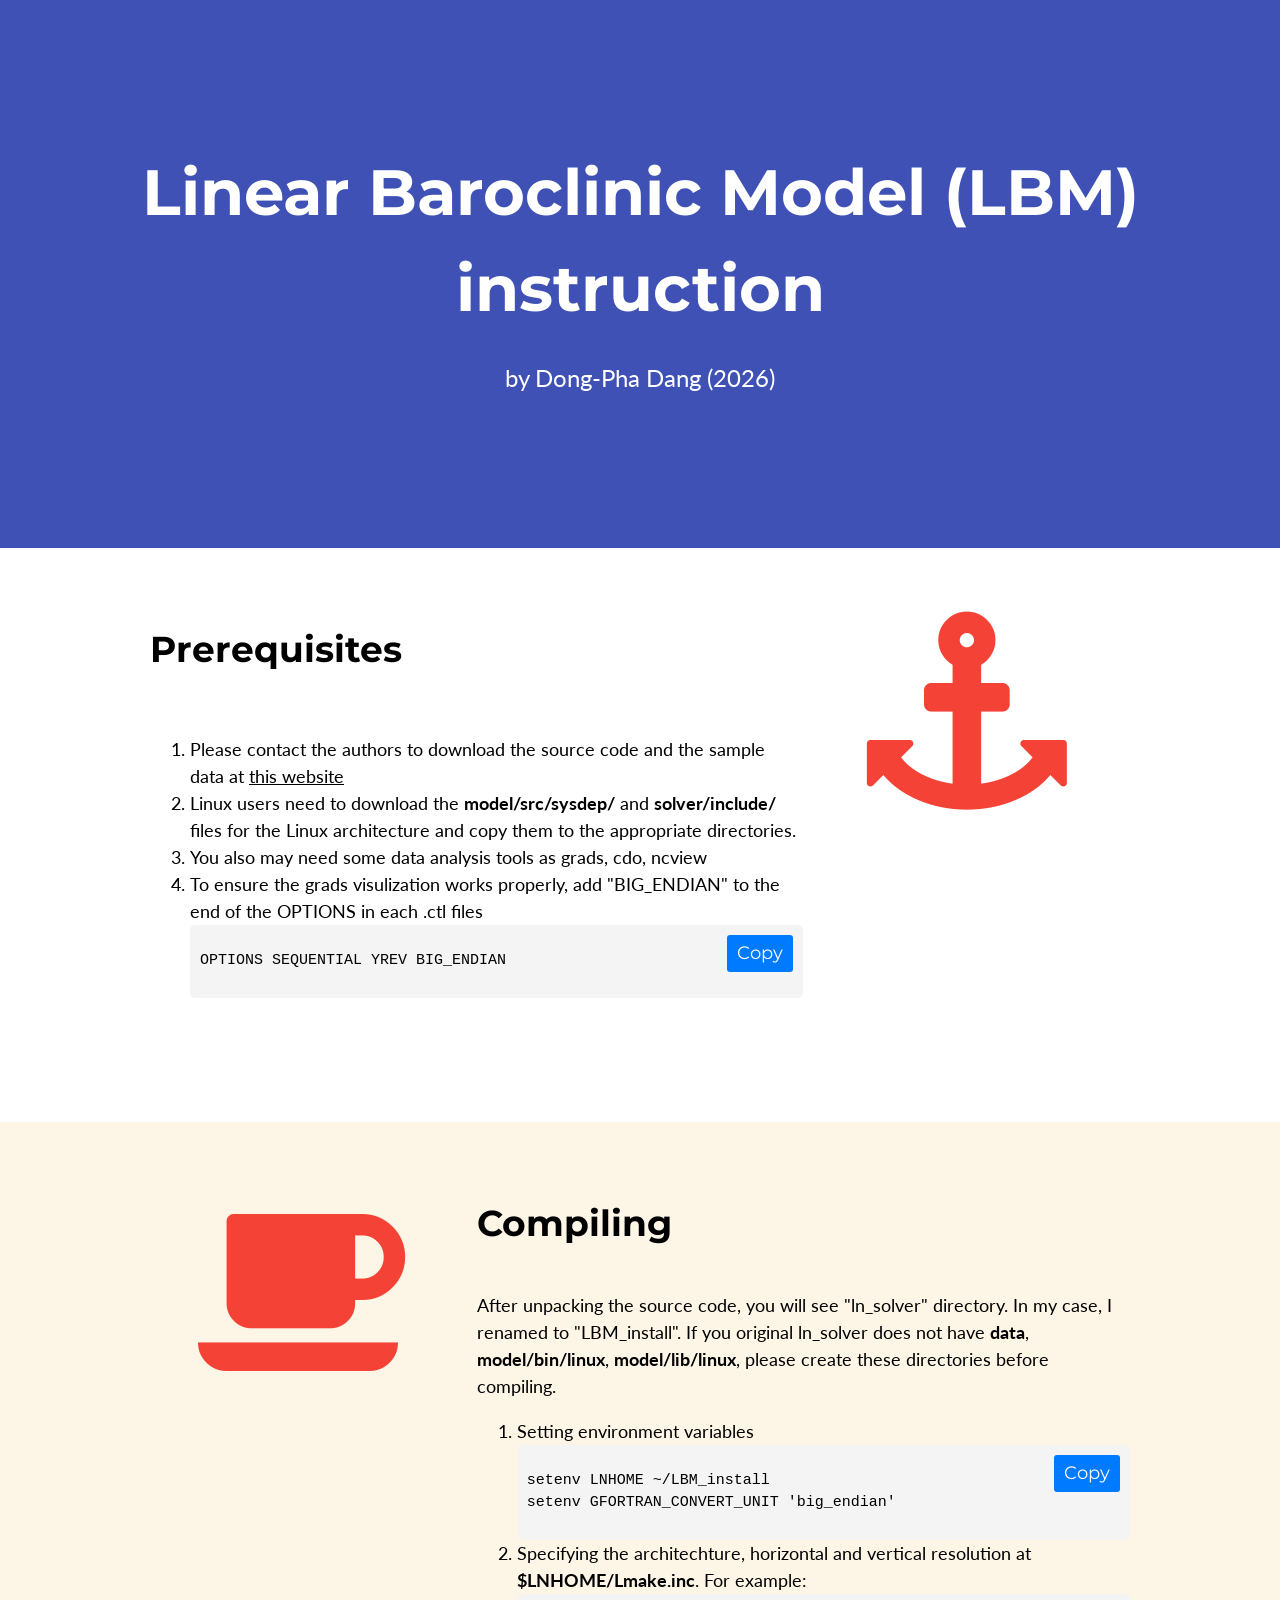
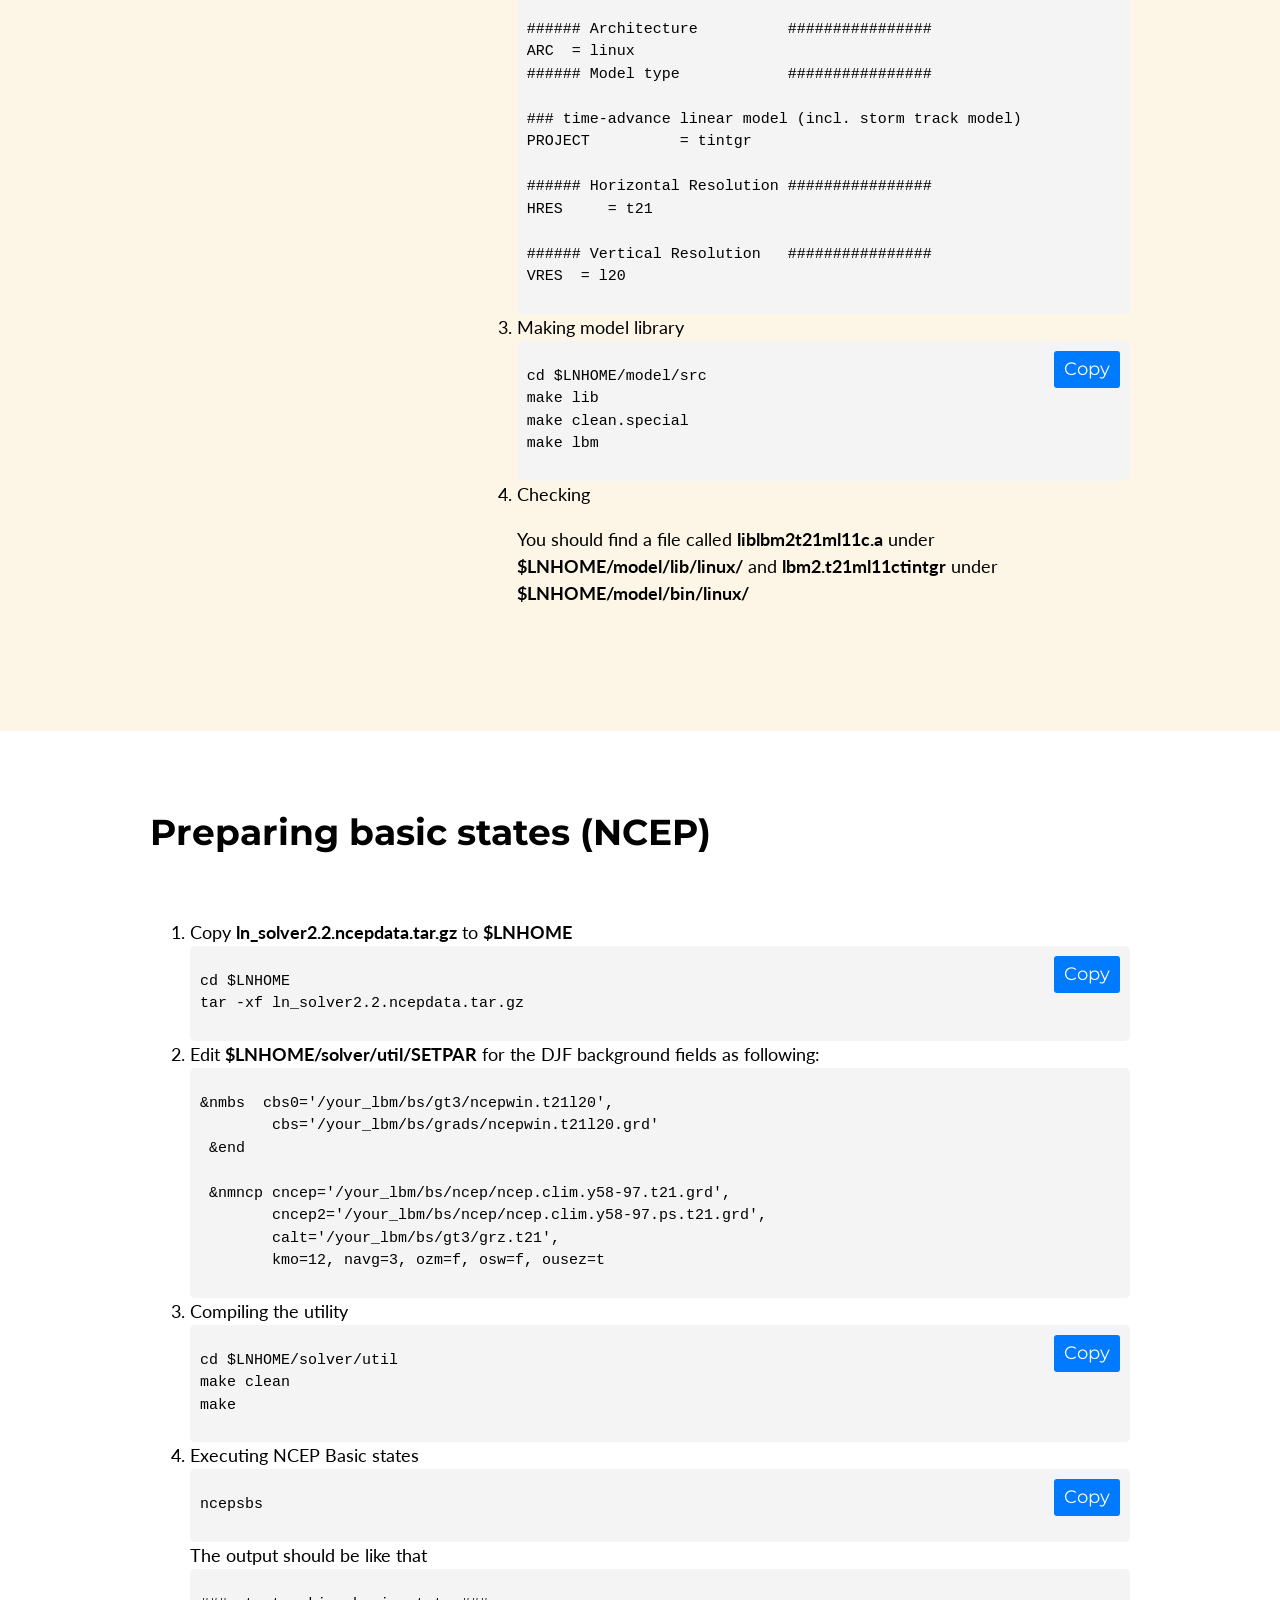
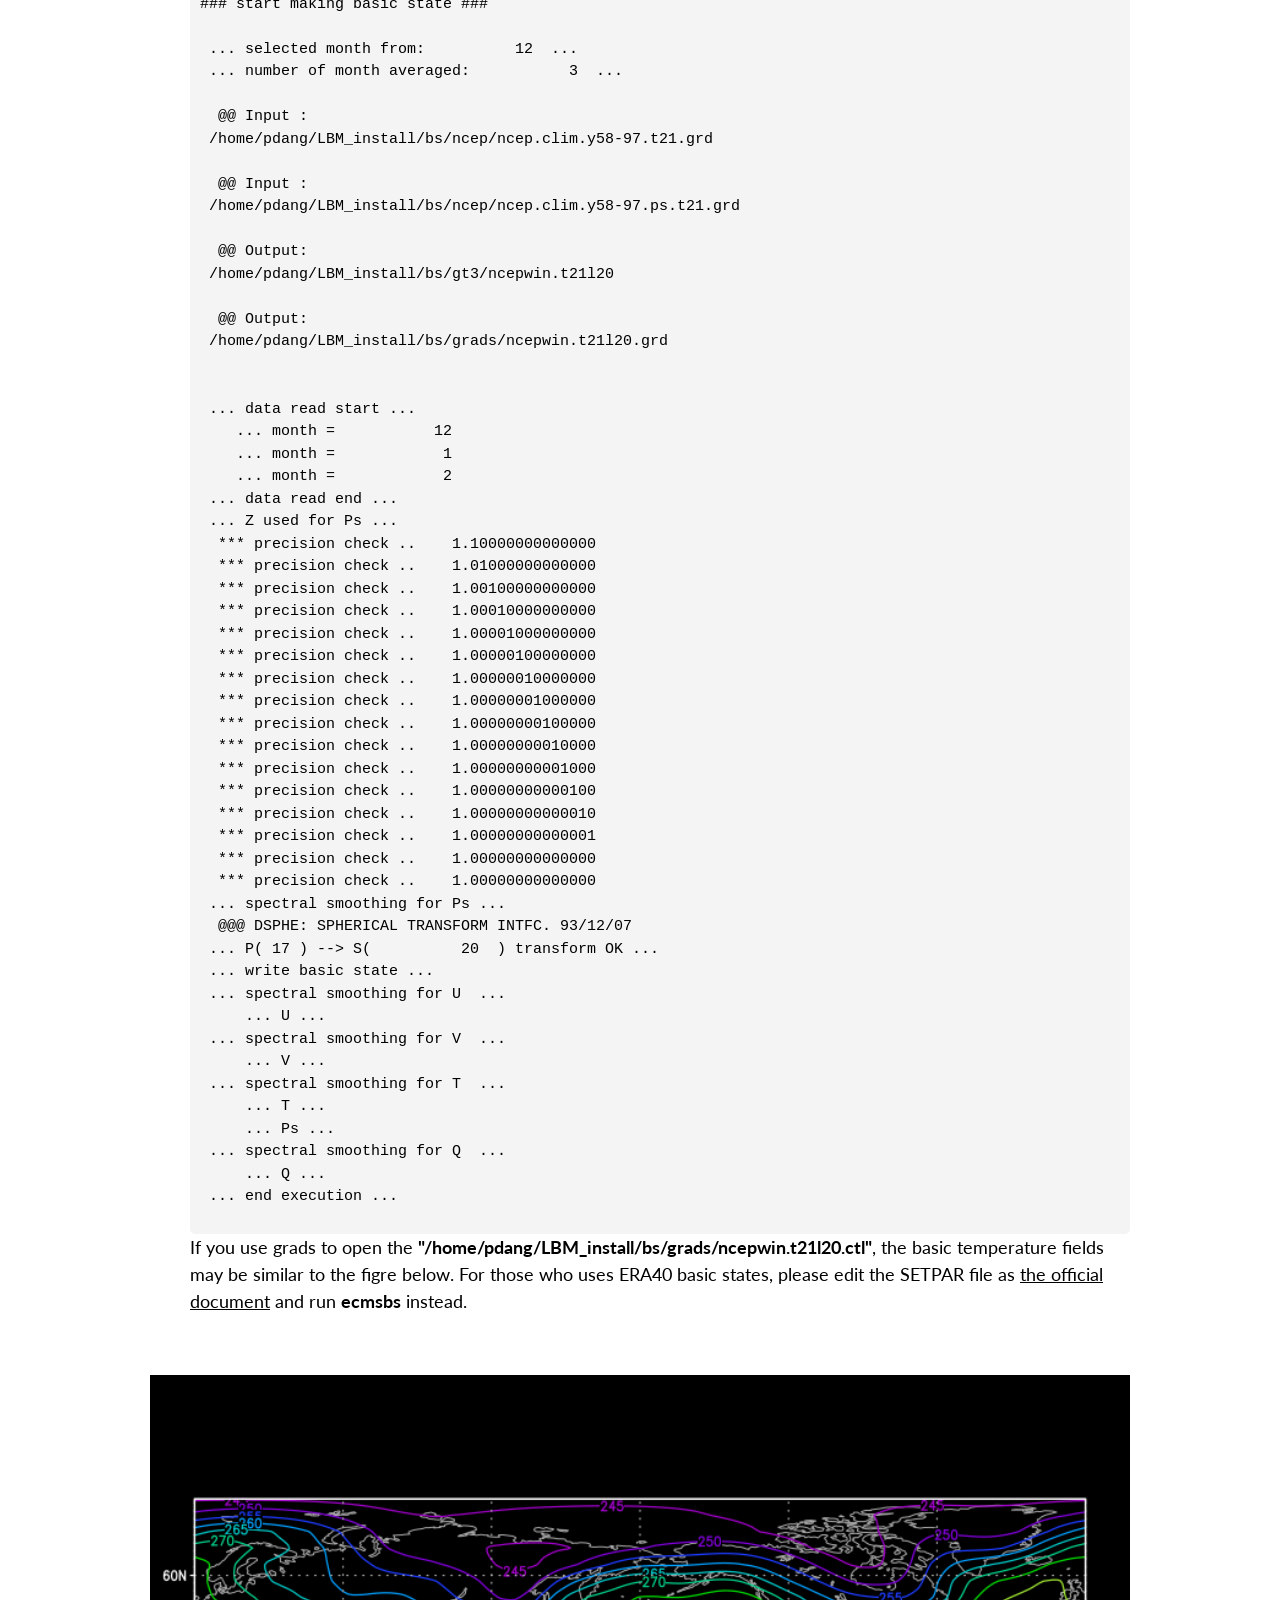
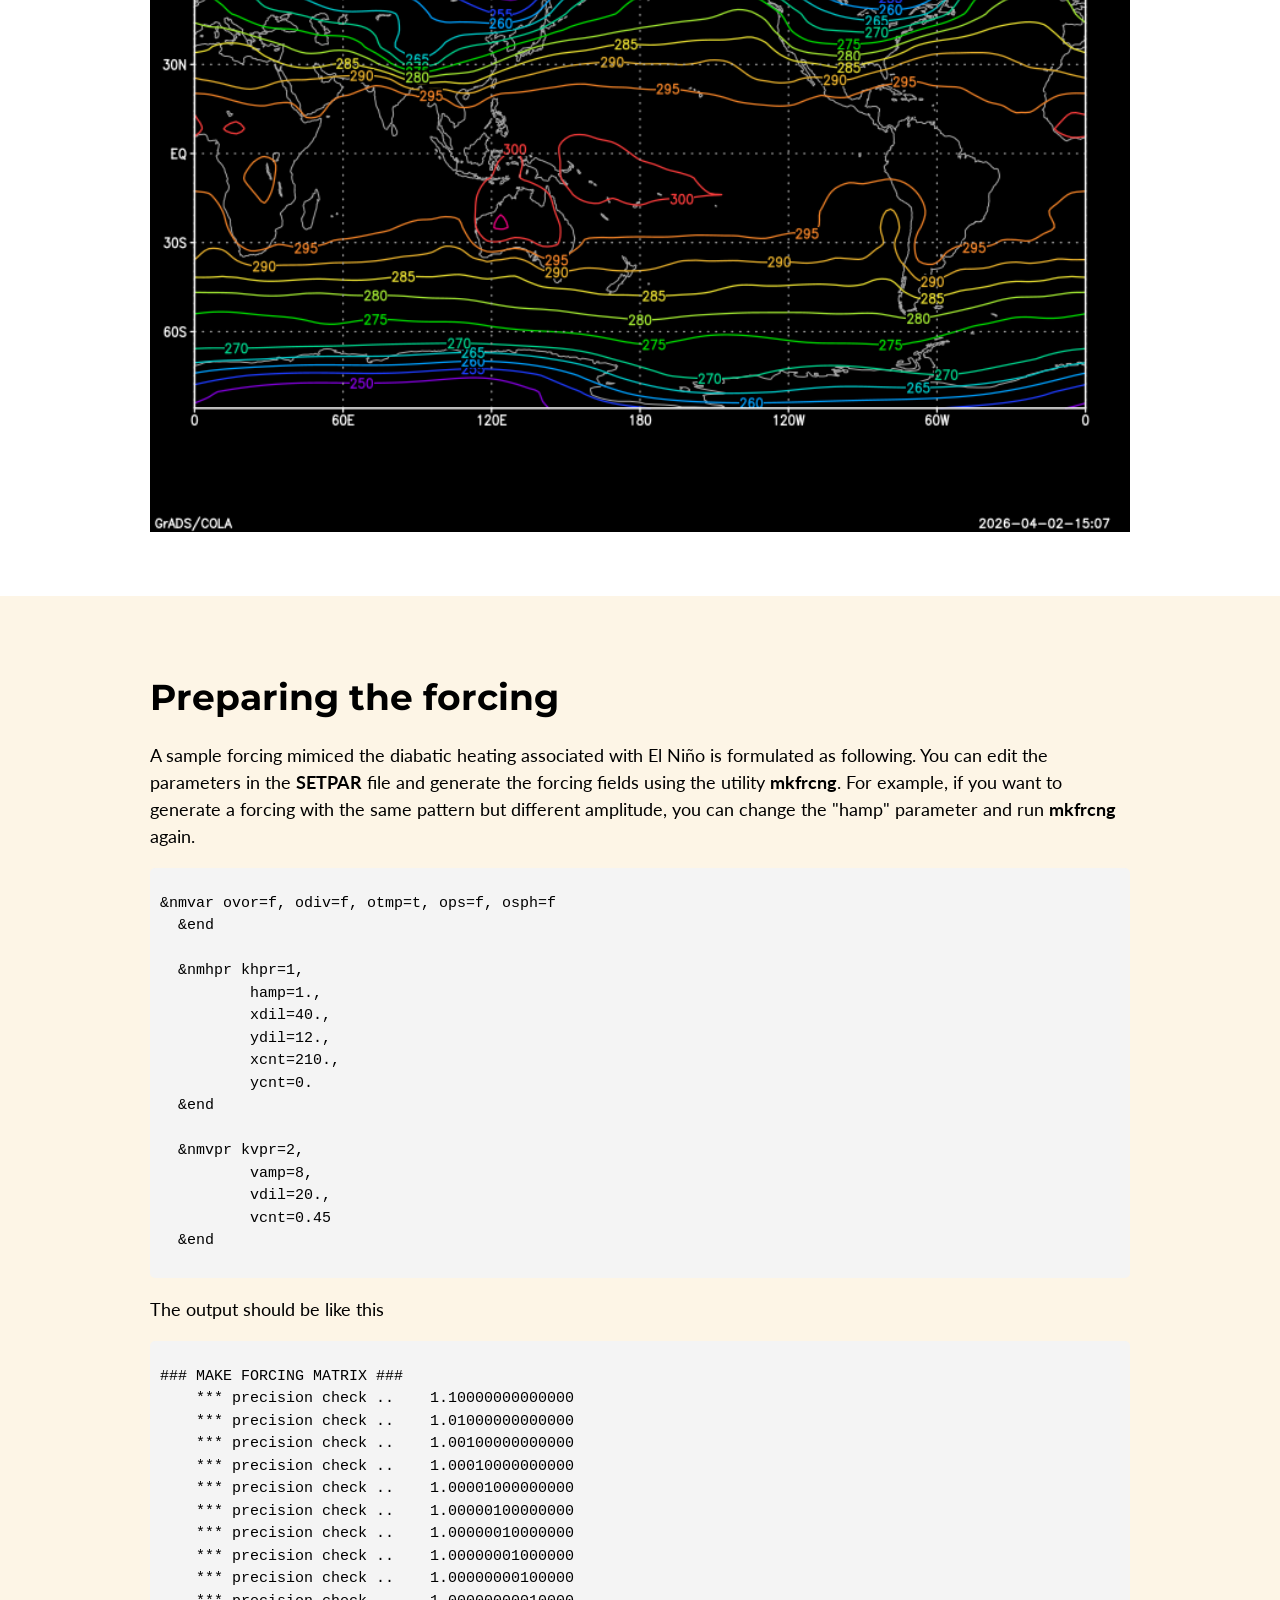
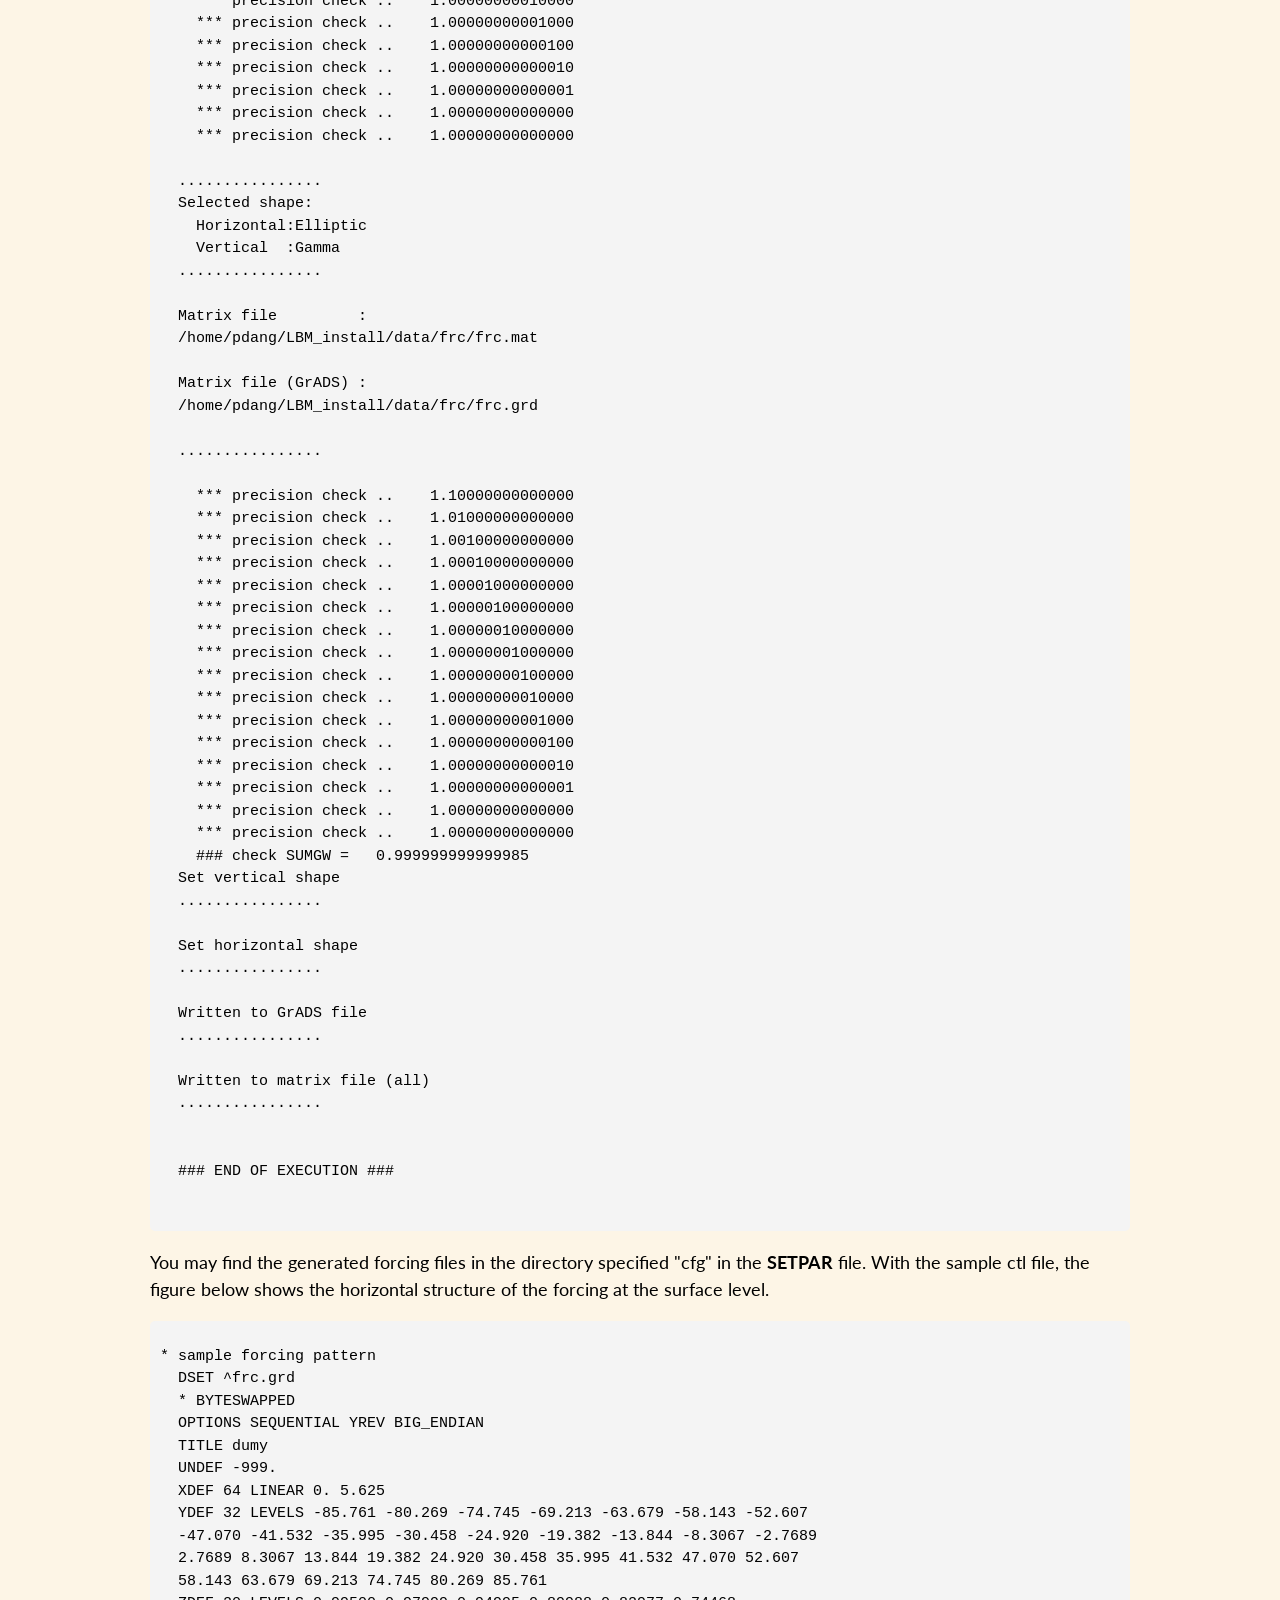
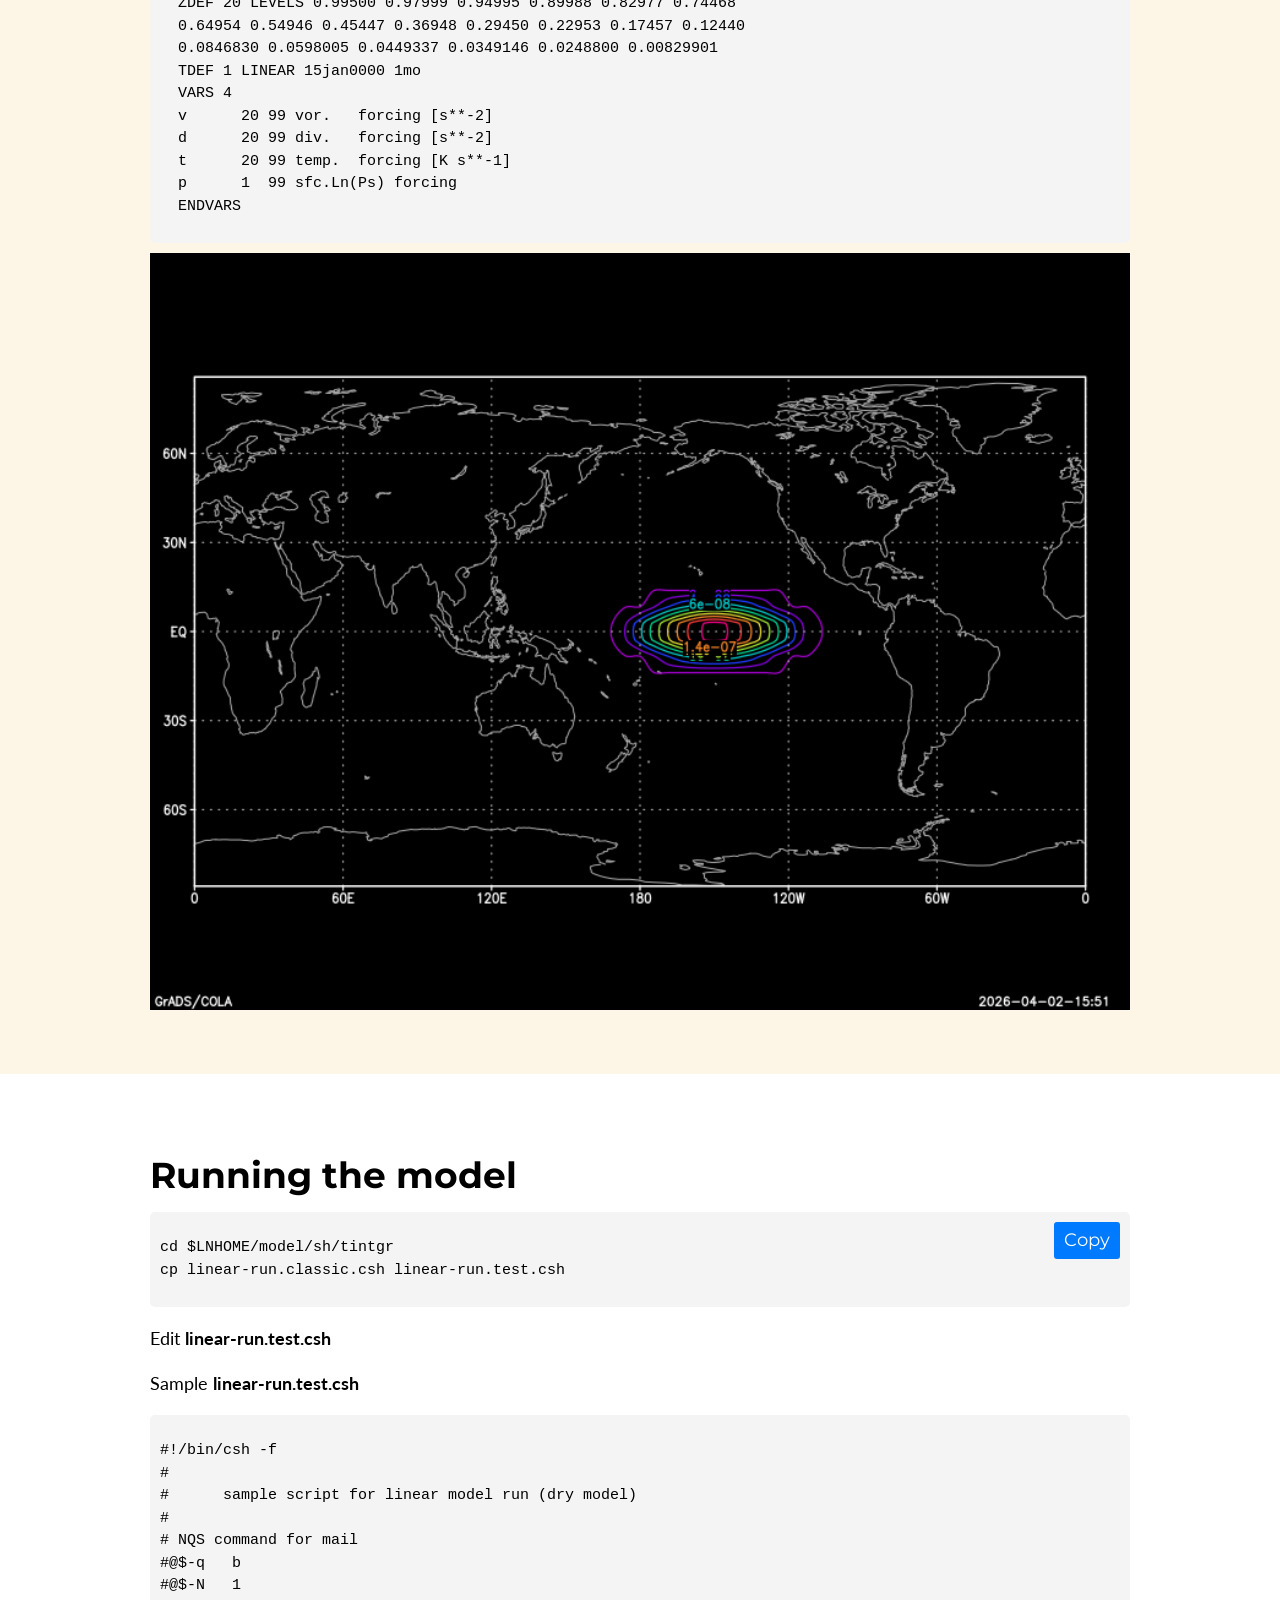
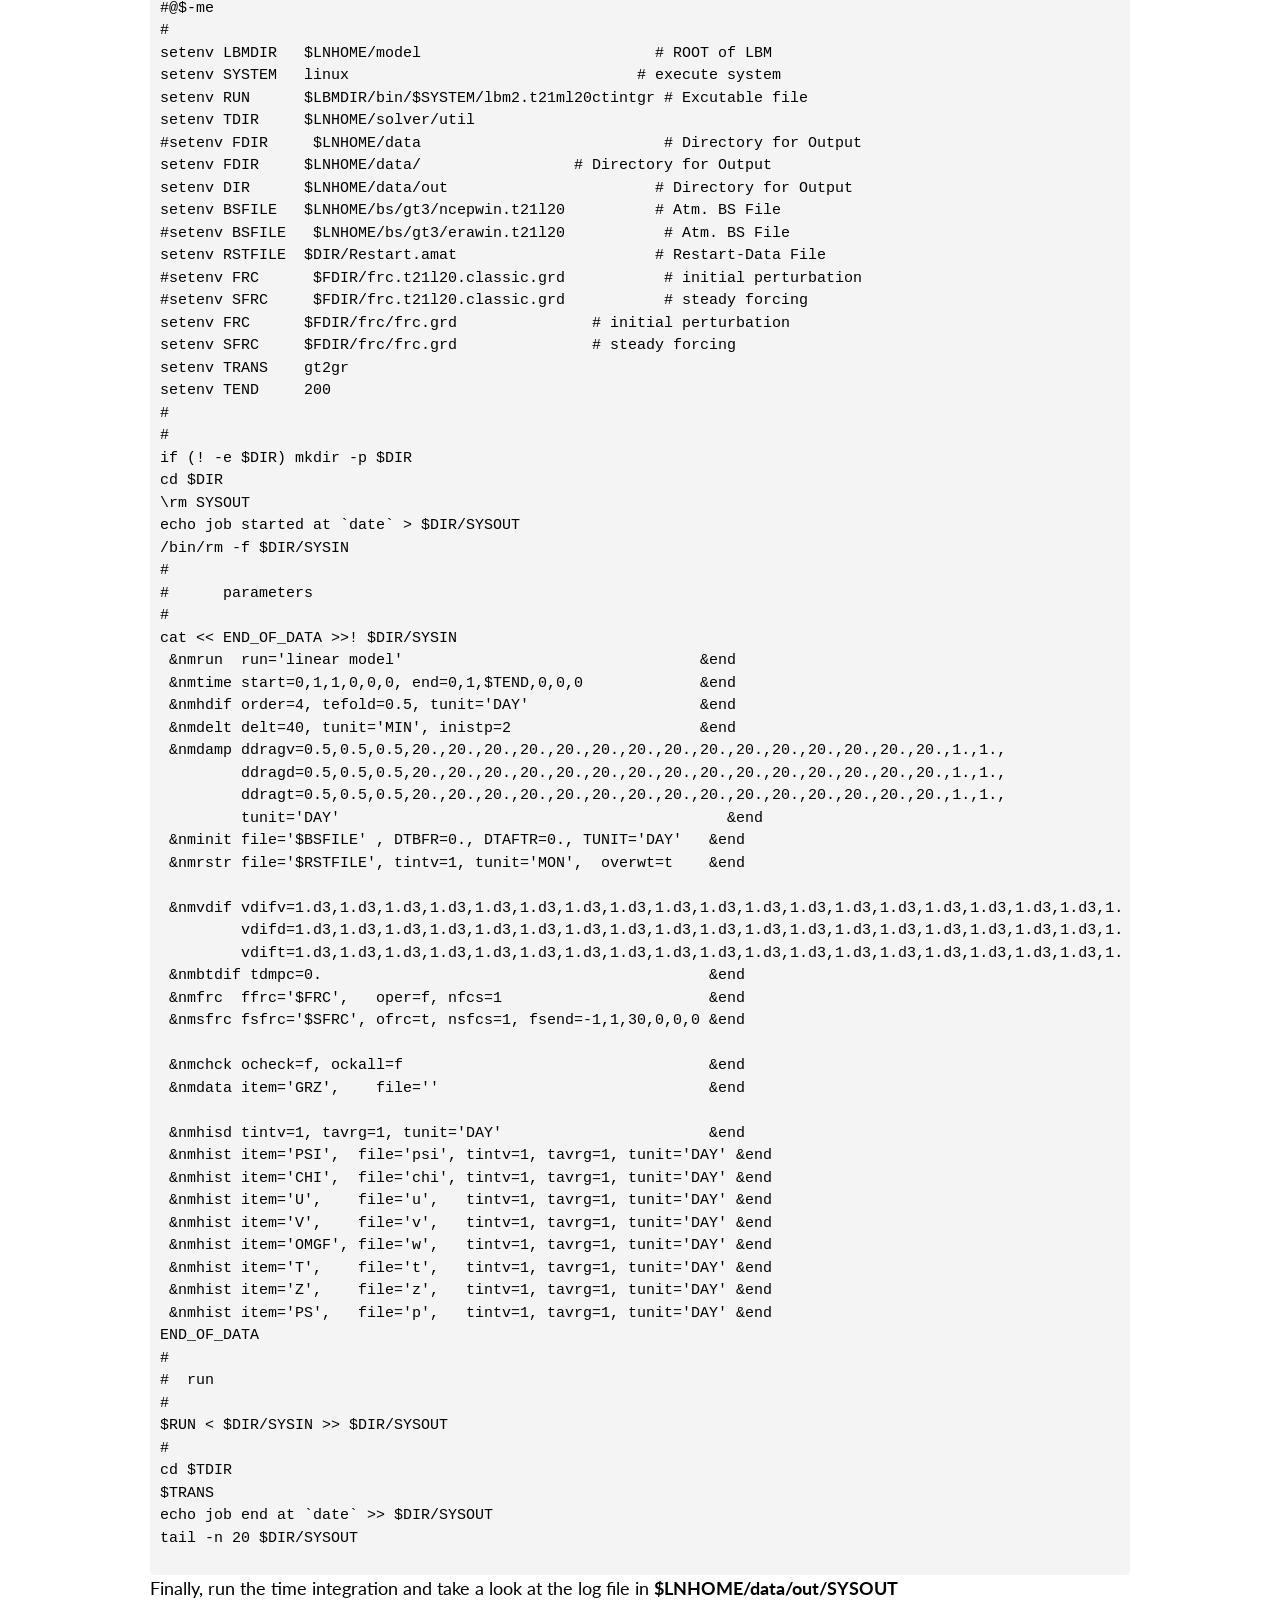
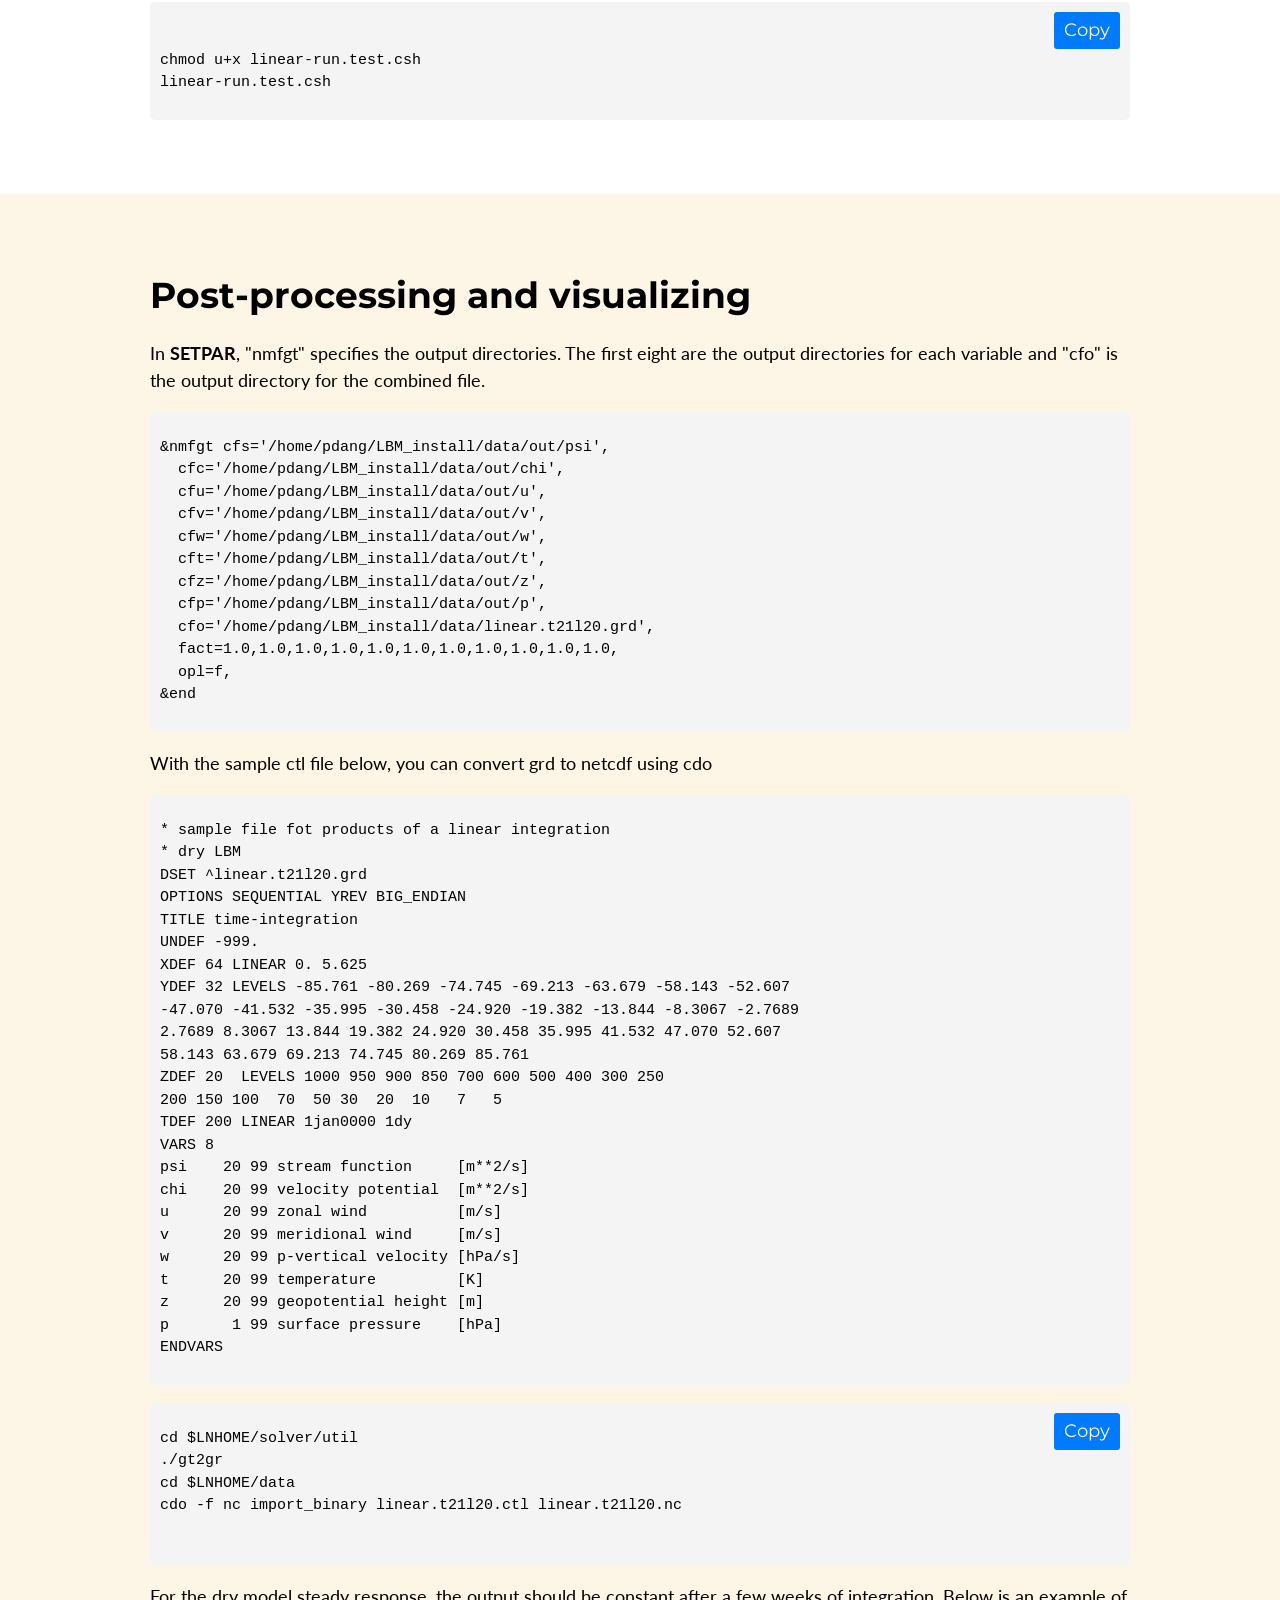
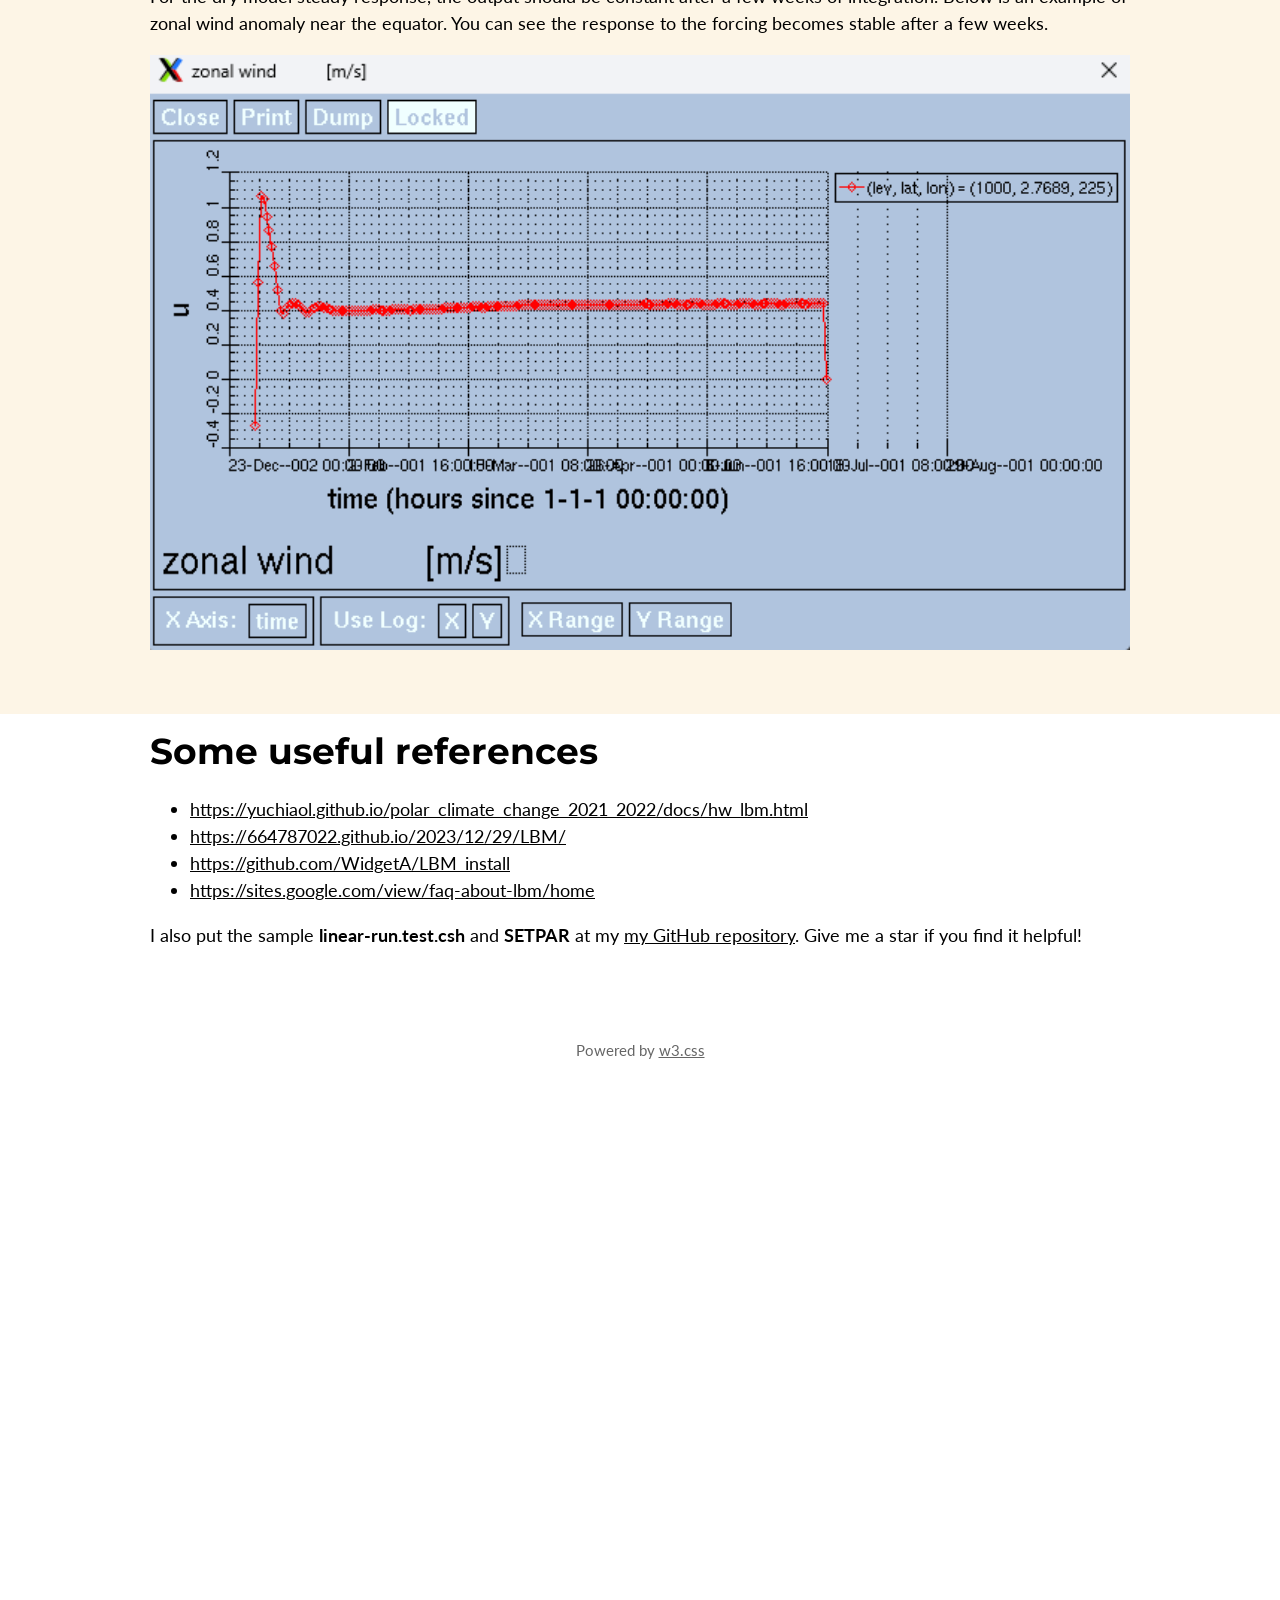
<file: index.html>
<!DOCTYPE html>
<html lang="en">
<head>
<title>LBM instruction</title>
<meta charset="UTF-8">
<meta name="viewport" content="width=device-width, initial-scale=1">
<link rel="stylesheet" href="./css/w3.css">
<link rel="stylesheet" href="./css/style.css">
<link rel="stylesheet" href="https://fonts.googleapis.com/css?family=Lato">
<link rel="stylesheet" href="https://fonts.googleapis.com/css?family=Montserrat">
<link rel="stylesheet" href="https://cdnjs.cloudflare.com/ajax/libs/font-awesome/4.7.0/css/font-awesome.css">
<style>
body,h1,h2,h3,h4,h5,h6 {font-family: "Lato", sans-serif}
.w3-bar,h1,button {font-family: "Montserrat", sans-serif}
.fa-anchor,.fa-coffee {font-size:200px}
</style>
</head>
<body>

<!-- Header -->
<header class="w3-container w3-indigo w3-center" style="padding:128px 16px">
  <h1 class="w3-margin w3-jumbo">Linear Baroclinic Model (LBM) instruction</h1>
  <p class="w3-xlarge">by Dong-Pha Dang (2026)</p>
</header>

<!-- First Grid -->
<div class="w3-row-padding w3-padding-64 w3-container">
  <div class="w3-content">
    <div class="w3-twothird">
      <h1>Prerequisites</h1>
      <h5 class="w3-padding-32">
          <ol>
            <li>Please contact the authors to download the source code and the sample data at <a href="https://ccsr.aori.u-tokyo.ac.jp/~lbm/sub/lbm_1.html">this website</a></li>
            <li>Linux users need to download the <b>model/src/sysdep/</b> and <b>solver/include/</b> files for the Linux architecture and copy them to the appropriate directories.</li>
            <li>You also may need some data analysis tools as grads, cdo, ncview</li>
            <li>To ensure the grads visulization works properly, add "BIG_ENDIAN" to the end of the OPTIONS in each .ctl files</li>
            <div class="code-container" style="position: relative;">
                      <pre><code>OPTIONS SEQUENTIAL YREV BIG_ENDIAN</code></pre>
                      <button onclick="copyCode()" class="copy-btn">Copy</button>
                </div>
          </ol>
      </h5> 
    </div>


    <div class="w3-third w3-center">
      <i class="fa fa-anchor w3-padding-8 w3-text-red"></i>
    </div>
  </div>
</div>

<div class="w3-row-padding w3-sand w3-padding-64 w3-container">
  <div class="w3-content">
    <div class="w3-third w3-center">
      <i class="fa fa-coffee w3-padding-8 w3-text-red w3-margin-right"></i>
    </div>

    <div class="w3-twothird">
      <h1>Compiling</h1>
      <h5 class="w3-padding-32">
          After unpacking the source code, you will see "ln_solver" directory. In my case, I renamed to "LBM_install". If you original ln_solver does not have <b>data</b>, <b>model/bin/linux</b>, <b>model/lib/linux</b>, please create these directories before compiling.
          <ol>
            <li>Setting environment variables
                <div class="code-container" style="position: relative;">
                      <pre><code id="myCode">setenv LNHOME ~/LBM_install
setenv GFORTRAN_CONVERT_UNIT 'big_endian'</code></pre>
                      <button onclick="copyCode()" class="copy-btn">Copy</button>
                </div>
            </li>
            <li>
              Specifying the architechture, horizontal and vertical resolution at <b>$LNHOME/Lmake.inc</b>. For example:
              <div class="code-container" style="position: relative;">
                      <pre><code>###### Architecture          ################
ARC  = linux
###### Model type            ################

### time-advance linear model (incl. storm track model)
PROJECT          = tintgr

###### Horizontal Resolution ################
HRES     = t21

###### Vertical Resolution   ################
VRES  = l20</code></pre>
                    </div></li>
            </li>

            <li>Making model library
              <div class="code-container" style="position: relative;">
                      <pre><code id="myCode">cd $LNHOME/model/src
make lib
make clean.special
make lbm</code></pre>
                      <button onclick="copyCode()" class="copy-btn">Copy</button>
                </div>
            </li>

            <li>Checking
                <p>You should find a file called <b>liblbm2t21ml11c.a</b> under<b> $LNHOME/model/lib/linux/</b> and <b>lbm2.t21ml11ctintgr</b> under <b>$LNHOME/model/bin/linux/</b></p>
            </li>

          </ol>
      </h5>

    </div>
  </div>
</div>

<div class="w3-row-padding w3-padding-64 w3-container">
  <div class="w3-content">
    <div >
      <h1>Preparing basic states (NCEP)</h1>
      <h5 class="w3-padding-32">
          <ol>
            <li>Copy <b>ln_solver2.2.ncepdata.tar.gz</b> to <b>$LNHOME</b>
            <div class="code-container" style="position: relative;">
                      <pre><code id="myCode">cd $LNHOME
tar -xf ln_solver2.2.ncepdata.tar.gz</code></pre>
                      <button onclick="copyCode()" class="copy-btn">Copy</button>
                </div>
            </li>

            <li>Edit <b>$LNHOME/solver/util/SETPAR</b> for the DJF background fields as following:
              <div class="code-container" style="position: relative;">
                      <pre><code>&nmbs  cbs0='/your_lbm/bs/gt3/ncepwin.t21l20',
        cbs='/your_lbm/bs/grads/ncepwin.t21l20.grd'
 &end

 &nmncp cncep='/your_lbm/bs/ncep/ncep.clim.y58-97.t21.grd',
        cncep2='/your_lbm/bs/ncep/ncep.clim.y58-97.ps.t21.grd',
        calt='/your_lbm/bs/gt3/grz.t21',
        kmo=12, navg=3, ozm=f, osw=f, ousez=t
</code></pre>
                </div>
            </li>

            <li>
              Compiling the utility
              <div class="code-container" style="position: relative;">
                      <pre><code id="myCode">cd $LNHOME/solver/util
make clean
make</code></pre>
                      <button onclick="copyCode()" class="copy-btn">Copy</button>
              </div>
            </li>

            <li>
              Executing NCEP Basic states
              <div class="code-container" style="position: relative;">
                      <pre><code id="myCode">ncepsbs</code></pre>
                      <button onclick="copyCode()" class="copy-btn">Copy</button>
              </div>
              The output should be like that
              <div class="code-container" style="position: relative;">
                      <pre><code id="myCode">### start making basic state ###

 ... selected month from:          12  ...
 ... number of month averaged:           3  ...

  @@ Input :
 /home/pdang/LBM_install/bs/ncep/ncep.clim.y58-97.t21.grd

  @@ Input :
 /home/pdang/LBM_install/bs/ncep/ncep.clim.y58-97.ps.t21.grd

  @@ Output:
 /home/pdang/LBM_install/bs/gt3/ncepwin.t21l20

  @@ Output:
 /home/pdang/LBM_install/bs/grads/ncepwin.t21l20.grd


 ... data read start ...
    ... month =           12
    ... month =            1
    ... month =            2
 ... data read end ...
 ... Z used for Ps ...
  *** precision check ..    1.10000000000000
  *** precision check ..    1.01000000000000
  *** precision check ..    1.00100000000000
  *** precision check ..    1.00010000000000
  *** precision check ..    1.00001000000000
  *** precision check ..    1.00000100000000
  *** precision check ..    1.00000010000000
  *** precision check ..    1.00000001000000
  *** precision check ..    1.00000000100000
  *** precision check ..    1.00000000010000
  *** precision check ..    1.00000000001000
  *** precision check ..    1.00000000000100
  *** precision check ..    1.00000000000010
  *** precision check ..    1.00000000000001
  *** precision check ..    1.00000000000000
  *** precision check ..    1.00000000000000
 ... spectral smoothing for Ps ...
  @@@ DSPHE: SPHERICAL TRANSFORM INTFC. 93/12/07
 ... P( 17 ) --> S(          20  ) transform OK ...
 ... write basic state ...
 ... spectral smoothing for U  ...
     ... U ...
 ... spectral smoothing for V  ...
     ... V ...
 ... spectral smoothing for T  ...
     ... T ...
     ... Ps ...
 ... spectral smoothing for Q  ...
     ... Q ...
 ... end execution ...
</code></pre>
              </div>
              If you use grads to open the <b>"/home/pdang/LBM_install/bs/grads/ncepwin.t21l20.ctl"</b>, the basic temperature fields may be similar to the figre below.
              For those who uses ERA40 basic states, please edit the SETPAR file as <a href="https://ccsr.aori.u-tokyo.ac.jp/~lbm/sub/lbm_3.html">the official document</a> and run <b>ecmsbs</b> instead.
            </li>


          </ol>
      </h5> 
    </div>


    <div class="w3-center">
      <img src="./img/ncepwin_bs.png" alt="NCEP basic state" style="width:100%">
    </div>
  </div>
</div>

<div class="w3-row-padding w3-sand w3-padding-64 w3-container">
  <div class="w3-content">
      <h1>Preparing the forcing</h1>
      <h5>
        <p>
          A sample forcing mimiced the diabatic heating associated with El Niño is formulated as following. You can edit the parameters in the <b>SETPAR</b> file and generate the forcing fields using the utility <b>mkfrcng</b>. For example, if you want to generate a forcing with the same pattern but different amplitude, you can change the "hamp" parameter and run <b>mkfrcng</b> again.
        </p>
        <div class="code-container" style="position: relative;">
          <pre><code id="myCode">&nmvar ovor=f, odiv=f, otmp=t, ops=f, osph=f
  &end

  &nmhpr khpr=1,
          hamp=1.,
          xdil=40.,
          ydil=12.,
          xcnt=210.,
          ycnt=0.
  &end

  &nmvpr kvpr=2,
          vamp=8,
          vdil=20.,
          vcnt=0.45
  &end</code></pre>
        </div>

        <p>The output should be like this</p>
        <div class="code-container" style="position: relative;">
          <pre><code id="myCode">### MAKE FORCING MATRIX ###
    *** precision check ..    1.10000000000000
    *** precision check ..    1.01000000000000
    *** precision check ..    1.00100000000000
    *** precision check ..    1.00010000000000
    *** precision check ..    1.00001000000000
    *** precision check ..    1.00000100000000
    *** precision check ..    1.00000010000000
    *** precision check ..    1.00000001000000
    *** precision check ..    1.00000000100000
    *** precision check ..    1.00000000010000
    *** precision check ..    1.00000000001000
    *** precision check ..    1.00000000000100
    *** precision check ..    1.00000000000010
    *** precision check ..    1.00000000000001
    *** precision check ..    1.00000000000000
    *** precision check ..    1.00000000000000

  ................
  Selected shape:
    Horizontal:Elliptic
    Vertical  :Gamma
  ................

  Matrix file         :
  /home/pdang/LBM_install/data/frc/frc.mat

  Matrix file (GrADS) :
  /home/pdang/LBM_install/data/frc/frc.grd

  ................

    *** precision check ..    1.10000000000000
    *** precision check ..    1.01000000000000
    *** precision check ..    1.00100000000000
    *** precision check ..    1.00010000000000
    *** precision check ..    1.00001000000000
    *** precision check ..    1.00000100000000
    *** precision check ..    1.00000010000000
    *** precision check ..    1.00000001000000
    *** precision check ..    1.00000000100000
    *** precision check ..    1.00000000010000
    *** precision check ..    1.00000000001000
    *** precision check ..    1.00000000000100
    *** precision check ..    1.00000000000010
    *** precision check ..    1.00000000000001
    *** precision check ..    1.00000000000000
    *** precision check ..    1.00000000000000
    ### check SUMGW =   0.999999999999985
  Set vertical shape
  ................

  Set horizontal shape
  ................

  Written to GrADS file
  ................

  Written to matrix file (all)
  ................


  ### END OF EXECUTION ###
  </code></pre>
        </div>

        <p>You may find the generated forcing files in the directory specified "cfg" in the <b>SETPAR</b> file. With the sample ctl file, the figure below shows the horizontal structure of the forcing at the surface level.</p>     
        <div class="code-container" style="position: relative;">
          <pre><code id="myCode">* sample forcing pattern
  DSET ^frc.grd
  * BYTESWAPPED
  OPTIONS SEQUENTIAL YREV BIG_ENDIAN
  TITLE dumy
  UNDEF -999.
  XDEF 64 LINEAR 0. 5.625
  YDEF 32 LEVELS -85.761 -80.269 -74.745 -69.213 -63.679 -58.143 -52.607 
  -47.070 -41.532 -35.995 -30.458 -24.920 -19.382 -13.844 -8.3067 -2.7689 
  2.7689 8.3067 13.844 19.382 24.920 30.458 35.995 41.532 47.070 52.607 
  58.143 63.679 69.213 74.745 80.269 85.761
  ZDEF 20 LEVELS 0.99500 0.97999 0.94995 0.89988 0.82977 0.74468 
  0.64954 0.54946 0.45447 0.36948 0.29450 0.22953 0.17457 0.12440 
  0.0846830 0.0598005 0.0449337 0.0349146 0.0248800 0.00829901
  TDEF 1 LINEAR 15jan0000 1mo
  VARS 4 
  v      20 99 vor.   forcing [s**-2]
  d      20 99 div.   forcing [s**-2]
  t      20 99 temp.  forcing [K s**-1]
  p      1  99 sfc.Ln(Ps) forcing
  ENDVARS</code></pre>
      </div>
      </h5>
    </div>  
  <div class="w3-content w3-center">
      <img src="./img/forcing.png" alt="El Niño Forcing" style="width:100%">
  </div>
</div>

<div class="w3-row-padding w3-padding-64 w3-container">
  <div class="w3-content">
    <div >
      <h1>Running the model</h1>
      <h5>
        <div class="code-container" style="position: relative;">
                      <pre><code id="myCode">cd $LNHOME/model/sh/tintgr
cp linear-run.classic.csh linear-run.test.csh
</code></pre>
                      <button onclick="copyCode()" class="copy-btn">Copy</button>
              </div>
        <p>Edit <b>linear-run.test.csh</b></p>

        <p>Sample <b>linear-run.test.csh</b></p>
        <div class="code-container" style="position: relative;">
                      <pre><code>#!/bin/csh -f
#
#      sample script for linear model run (dry model)
#
# NQS command for mail
#@$-q   b
#@$-N   1
#@$-me
#
setenv LBMDIR   $LNHOME/model                          # ROOT of LBM 
setenv SYSTEM   linux                                # execute system
setenv RUN      $LBMDIR/bin/$SYSTEM/lbm2.t21ml20ctintgr # Excutable file
setenv TDIR     $LNHOME/solver/util
#setenv FDIR     $LNHOME/data                           # Directory for Output
setenv FDIR     $LNHOME/data/                 # Directory for Output
setenv DIR      $LNHOME/data/out                       # Directory for Output
setenv BSFILE   $LNHOME/bs/gt3/ncepwin.t21l20          # Atm. BS File
#setenv BSFILE   $LNHOME/bs/gt3/erawin.t21l20           # Atm. BS File
setenv RSTFILE  $DIR/Restart.amat                      # Restart-Data File
#setenv FRC      $FDIR/frc.t21l20.classic.grd           # initial perturbation
#setenv SFRC     $FDIR/frc.t21l20.classic.grd           # steady forcing
setenv FRC      $FDIR/frc/frc.grd               # initial perturbation
setenv SFRC     $FDIR/frc/frc.grd               # steady forcing
setenv TRANS    gt2gr
setenv TEND     200
#
#
if (! -e $DIR) mkdir -p $DIR
cd $DIR
\rm SYSOUT
echo job started at `date` > $DIR/SYSOUT
/bin/rm -f $DIR/SYSIN
#
#      parameters
#
cat << END_OF_DATA >>! $DIR/SYSIN
 &nmrun  run='linear model'                                 &end
 &nmtime start=0,1,1,0,0,0, end=0,1,$TEND,0,0,0             &end
 &nmhdif order=4, tefold=0.5, tunit='DAY'                   &end
 &nmdelt delt=40, tunit='MIN', inistp=2                     &end
 &nmdamp ddragv=0.5,0.5,0.5,20.,20.,20.,20.,20.,20.,20.,20.,20.,20.,20.,20.,20.,20.,20.,1.,1.,
         ddragd=0.5,0.5,0.5,20.,20.,20.,20.,20.,20.,20.,20.,20.,20.,20.,20.,20.,20.,20.,1.,1.,
         ddragt=0.5,0.5,0.5,20.,20.,20.,20.,20.,20.,20.,20.,20.,20.,20.,20.,20.,20.,20.,1.,1.,
         tunit='DAY'                                           &end
 &nminit file='$BSFILE' , DTBFR=0., DTAFTR=0., TUNIT='DAY'   &end
 &nmrstr file='$RSTFILE', tintv=1, tunit='MON',  overwt=t    &end

 &nmvdif vdifv=1.d3,1.d3,1.d3,1.d3,1.d3,1.d3,1.d3,1.d3,1.d3,1.d3,1.d3,1.d3,1.d3,1.d3,1.d3,1.d3,1.d3,1.d3,1.d3,1.d3,
         vdifd=1.d3,1.d3,1.d3,1.d3,1.d3,1.d3,1.d3,1.d3,1.d3,1.d3,1.d3,1.d3,1.d3,1.d3,1.d3,1.d3,1.d3,1.d3,1.d3,1.d3,
         vdift=1.d3,1.d3,1.d3,1.d3,1.d3,1.d3,1.d3,1.d3,1.d3,1.d3,1.d3,1.d3,1.d3,1.d3,1.d3,1.d3,1.d3,1.d3,1.d3,1.d3,                         &end
 &nmbtdif tdmpc=0.                                           &end
 &nmfrc  ffrc='$FRC',   oper=f, nfcs=1                       &end
 &nmsfrc fsfrc='$SFRC', ofrc=t, nsfcs=1, fsend=-1,1,30,0,0,0 &end

 &nmchck ocheck=f, ockall=f                                  &end
 &nmdata item='GRZ',    file=''                              &end

 &nmhisd tintv=1, tavrg=1, tunit='DAY'                       &end
 &nmhist item='PSI',  file='psi', tintv=1, tavrg=1, tunit='DAY' &end
 &nmhist item='CHI',  file='chi', tintv=1, tavrg=1, tunit='DAY' &end
 &nmhist item='U',    file='u',   tintv=1, tavrg=1, tunit='DAY' &end
 &nmhist item='V',    file='v',   tintv=1, tavrg=1, tunit='DAY' &end
 &nmhist item='OMGF', file='w',   tintv=1, tavrg=1, tunit='DAY' &end
 &nmhist item='T',    file='t',   tintv=1, tavrg=1, tunit='DAY' &end
 &nmhist item='Z',    file='z',   tintv=1, tavrg=1, tunit='DAY' &end
 &nmhist item='PS',   file='p',   tintv=1, tavrg=1, tunit='DAY' &end
END_OF_DATA
#
#  run
#
$RUN < $DIR/SYSIN >> $DIR/SYSOUT
#
cd $TDIR
$TRANS
echo job end at `date` >> $DIR/SYSOUT
tail -n 20 $DIR/SYSOUT
</code></pre>
                </div>
              Finally, run the time integration and take a look at the log file in <b>$LNHOME/data/out/SYSOUT</b>
                <div class="code-container" style="position: relative;">
                      <pre><code id="myCode">
chmod u+x linear-run.test.csh
linear-run.test.csh</code></pre>
                      <button onclick="copyCode()" class="copy-btn">Copy</button>
              </div>
        </h5>
    </div>
  </div>
</div>

<div class="w3-row-padding w3-sand w3-padding-64 w3-container">
  <div class="w3-content">
    <div >
      <h1>Post-processing and visualizing</h1>
      <h5>
        <p>In <b>SETPAR</b>, "nmfgt" specifies the output directories. The first eight are the output directories for each variable and "cfo" is the output directory for the combined file.</p>
        <div class="code-container" style="position: relative;">
                      <pre><code id="myCode">&nmfgt cfs='/home/pdang/LBM_install/data/out/psi',
  cfc='/home/pdang/LBM_install/data/out/chi',
  cfu='/home/pdang/LBM_install/data/out/u',
  cfv='/home/pdang/LBM_install/data/out/v',
  cfw='/home/pdang/LBM_install/data/out/w',
  cft='/home/pdang/LBM_install/data/out/t',
  cfz='/home/pdang/LBM_install/data/out/z',
  cfp='/home/pdang/LBM_install/data/out/p',
  cfo='/home/pdang/LBM_install/data/linear.t21l20.grd',
  fact=1.0,1.0,1.0,1.0,1.0,1.0,1.0,1.0,1.0,1.0,1.0,
  opl=f,
&end</code></pre>
        </div>

        <p>With the sample ctl file below, you can convert grd to netcdf using cdo</p>

        <div class="code-container" style="position: relative;">
                      <pre><code id="myCode">* sample file fot products of a linear integration
* dry LBM
DSET ^linear.t21l20.grd
OPTIONS SEQUENTIAL YREV BIG_ENDIAN
TITLE time-integration
UNDEF -999.
XDEF 64 LINEAR 0. 5.625
YDEF 32 LEVELS -85.761 -80.269 -74.745 -69.213 -63.679 -58.143 -52.607 
-47.070 -41.532 -35.995 -30.458 -24.920 -19.382 -13.844 -8.3067 -2.7689 
2.7689 8.3067 13.844 19.382 24.920 30.458 35.995 41.532 47.070 52.607 
58.143 63.679 69.213 74.745 80.269 85.761
ZDEF 20  LEVELS 1000 950 900 850 700 600 500 400 300 250 
200 150 100  70  50 30  20  10   7   5
TDEF 200 LINEAR 1jan0000 1dy
VARS 8
psi    20 99 stream function     [m**2/s]
chi    20 99 velocity potential  [m**2/s]
u      20 99 zonal wind          [m/s]
v      20 99 meridional wind     [m/s]
w      20 99 p-vertical velocity [hPa/s]
t      20 99 temperature         [K]
z      20 99 geopotential height [m]
p       1 99 surface pressure    [hPa]
ENDVARS</code></pre></div>
          <p></p>
        <div class="code-container" style="position: relative;">
                      <pre><code id="myCode">cd $LNHOME/solver/util
./gt2gr
cd $LNHOME/data
cdo -f nc import_binary linear.t21l20.ctl linear.t21l20.nc
                      </code></pre>
                      <button onclick="copyCode()" class="copy-btn">Copy</button>
              </div>

        <p>For the dry model steady response, the output should be constant after a few weeks of integration. Below is an example of zonal wind anomaly near the equator. You can see the response to the forcing becomes stable after a few weeks.</p>

 </h5>

    </div>

    <div class="w3-center">
      <img src="./img/steady.png" alt="NCEP basic state" style="width:100%">
    </div>

  </div>    
</div>

<div class="w3-row-padding w3-container">
  <div class="w3-content">
    <div >
      <h1>Some useful references
        <h5>
          <ul>
            <li><a href="https://yuchiaol.github.io/polar_climate_change_2021_2022/docs/hw_lbm.html" target="_blank">https://yuchiaol.github.io/polar_climate_change_2021_2022/docs/hw_lbm.html</a></li>
            <li><a href="https://664787022.github.io/2023/12/29/LBM/" target="_blank">https://664787022.github.io/2023/12/29/LBM/</a></li>
            <li><a href="https://github.com/WidgetA/LBM_install" target="_blank">https://github.com/WidgetA/LBM_install</a></li>
            <li><a href="https://sites.google.com/view/faq-about-lbm/home" target="_blank">https://sites.google.com/view/faq-about-lbm/home</a></li>
          </ul>
          <h5>I also put the sample <b>linear-run.test.csh</b> and <b>SETPAR</b> at my <a href="https://github.com/pha96/LBM-instruction/tree/main" target="_blank">my GitHub repository</a>. Give me a star if you find it helpful!</h5>
        </h5>
      </h1>
    </div>
  </div>
</div>


<!-- Footer -->
<footer class="w3-container w3-padding-64 w3-center w3-opacity">  
 <p>Powered by <a href="https://www.w3schools.com/w3css/default.asp" target="_blank">w3.css</a></p>
</footer>

</body>
</html>

<script>
function copyCode() {
  // Get the nearest code element to the clicked button
  const btn = event.target;
  const codeContainer = btn.closest('.code-container');
  const codeText = codeContainer.querySelector('code').textContent;
  
  // Use the Clipboard API to copy
  navigator.clipboard.writeText(codeText).then(() => {
    // Optional: Visual feedback
    btn.textContent = "Copied!";
    setTimeout(() => btn.textContent = "Copy", 2000);
  }).catch(err => {
    console.error("Failed to copy!", err);
  });
}
</script>
</file>
<file: css/style.css>
.code-container {
  background: #f4f4f4;
  padding: 10px;
  border-radius: 5px;
}

.copy-btn {
  position: absolute;
  top: 10px;
  right: 10px;
  padding: 5px 10px;
  cursor: pointer;
  background: #007bff;
  color: white;
  border: none;
  border-radius: 3px;
}

pre {
  font-family: 'Courier New', Courier, monospace;
  font-size: 15px;
  line-height: 1.5;
  overflow-x: auto; 
  white-space: pre;
}

h1 {
  font-weight: bold;
}
</file>
